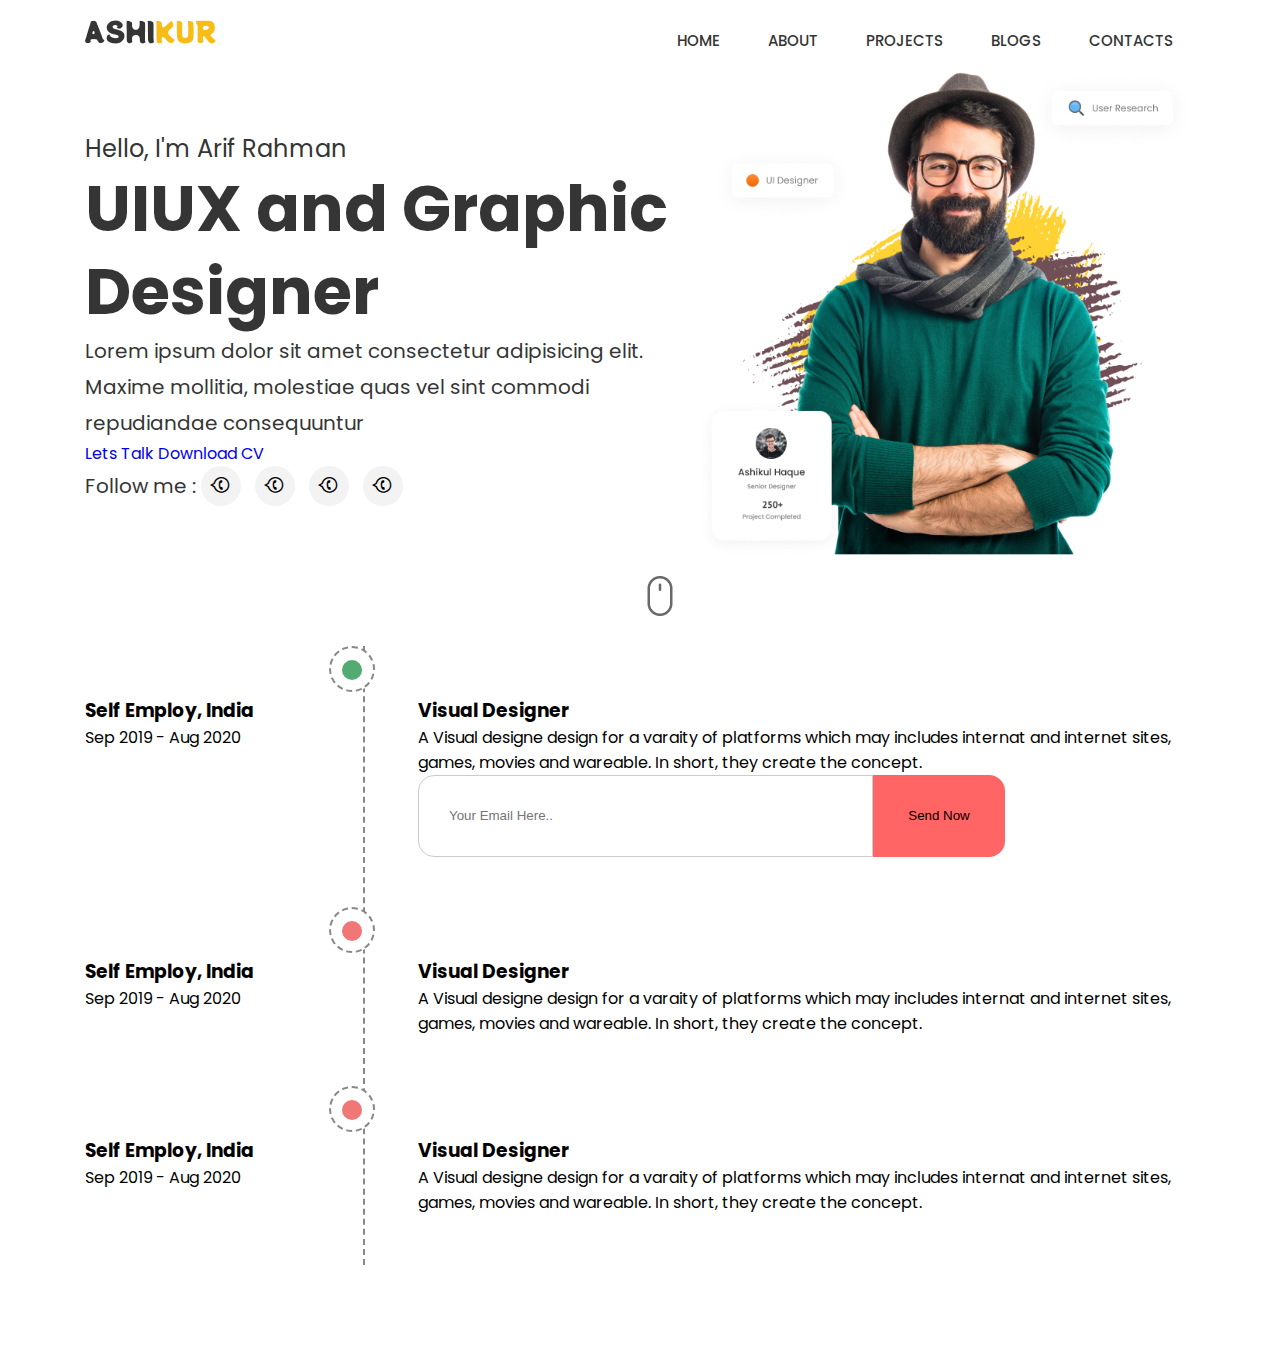
<file: index.html>
<!DOCTYPE html>
<html lang="en">
<head>
    <meta charset="UTF-8">
    <meta http-equiv="X-UA-Compatible" content="IE=edge">
    <meta name="viewport" content="width=device-width, initial-scale=1.0">
    <title>Portofolio Website </title>
    <link rel="stylesheet" href="./css/style.css">
</head>
<body>

    <!-- *HEADER STARTS HERE -->
    <header>
        <nav>
            <div class="container">

                <div class="row ">
                    <div class="logo ">
                        <a href="#"><img src="./img/logo.png" alt=""></a>
                    </div>
                    <div class="menu">

                        <ul>
                            <li><a href="#">HOME</a></li>
                            <li><a href="./about.html">About</a></li>
                            <li><a href="#">Projects</a></li>
                            <li><a href="#">Blogs</a></li>
                            <li><a href="#">Contacts</a></li>
                        </ul>


                    </div>
                </div>

            </div>
        </nav>
    </header>
    <!-- *HEADER ENDS HERE -->


    <!-- *BANNER STARTS HERE -->
    <section id="banner">
        <div class="container">
            <div class="row align-center">

                <div class="banner_cnt">
                    <h5>Hello, I'm Arif Rahman</h5>
                    <h2>UIUX and Graphic Designer</h2>
                    <p>Lorem ipsum dolor sit amet consectetur adipisicing elit. Maxime mollitia, molestiae quas vel sint commodi repudiandae
                    consequuntur</p>

                    <a href="#">Lets Talk</a>
                    <a href="#">Download CV</a>


                        <div class="row align-center">

                            <div class="followText">
                                <p>Follow me :</p>
                            </div>
                            <div class="followSocialLink">
                                <ul>
                                    <li><a href="#"><i class="bi bi-whatsapp"></i></a></li>
                                    <li><a href="#"><i class="bi bi-whatsapp"></i></a></li>
                                    <li><a href="#"><i class="bi bi-whatsapp"></i></a></li>
                                    <li><a href="#"><i class="bi bi-whatsapp"></i></a></li>
                                    
                                </ul>
                            </div>

                        </div>


                        <img src="./img/mouse.png" alt="" class="floatingImage">

                </div>
                <div class="banner_img">
                    <img src="./img/banner.png" alt="">
                </div>


            </div>
        </div>
    </section>
    <!-- *BANNER ENDS HERE -->

     <!-- TIMELINE SECTION -->
        <section id="timeline">
            <div class="container">

                <div class="contentArea">

                    <div class="row">
                        <div class="leftContent">
                            <h3>Self Employ, India</h3>
                            <p>Sep 2019 - Aug 2020</p>
                        </div>
                        <div class="rightContent">
                            <h3>Visual Designer</h3>
                            <p>A Visual designe design for a varaity of platforms which may includes internat and internet sites, games, movies and
                            wareable. In short, they create the concept.</p>
                                <!-- <p></p>
                                <div class="progressbar">
                                    <div class="progress" style="width: 85%;background-color: red;">
                                        <span>85%</span>
                                    </div>
                                </div>
                                <div class="progressbar">
                                    <div class="progress" style="width: 20%;background-color: lightblue;">
                                        <span>20%</span>
                                    </div>
                                </div> -->


                                <form action="">

                                    <div class="row">
                                        <input type="text" placeholder="Your Email Here..">
                                        <button>Send Now</button>
                                    </div>

                                </form>


                        </div>
                    </div>

                </div>
                <div class="contentArea">

                    <div class="row">
                        <div class="leftContent">
                            <h3>Self Employ, India</h3>
                            <p>Sep 2019 - Aug 2020</p>
                        </div>
                        <div class="rightContent">
                            <h3>Visual Designer</h3>
                            <p>A Visual designe design for a varaity of platforms which may includes internat and internet sites, games, movies and
                            wareable. In short, they create the concept.</p>
                        </div>
                    </div>

                </div>
                
                <div class="contentArea">

                    <div class="row">
                        <div class="leftContent">
                            <h3>Self Employ, India</h3>
                            <p>Sep 2019 - Aug 2020</p>
                        </div>
                        <div class="rightContent">
                            <h3>Visual Designer</h3>
                            <p>A Visual designe design for a varaity of platforms which may includes internat and internet sites, games, movies and
                            wareable. In short, they create the concept.</p>
                        </div>
                    </div>

                </div>
                


            </div>
        </section>
        <!-- TIMELINE SECTION ENDS -->


    
</body>
</html>
</file>
<file: css/style.css>
/** COMMON CSS  */
@import url("https://fonts.googleapis.com/css2?family=PT+Sans:wght@700&family=Poppins:wght@400;500;600&display=swap");
@import url("https://cdn.jsdelivr.net/npm/bootstrap-icons@1.10.5/font/bootstrap-icons.css");
* {
  padding: 0;
  margin: 0;
  box-sizing: border-box;
}

:root {
  --primaryFont: "Poppins", sans-serif;
  --secondaryFont: "PT Sans", sans-serif;
  --primaryColor: #ffcc00;
  --headingColor: #353535;
  --bgGradient: linear-gradient(95.13deg, #ffcc00 -21.46%, #fff5cb 112.13%);
}

ul,
ol {
  list-style: none;
}

a {
  text-decoration: none;
}

.container {
  width: 1110px;
  margin: auto;
}

.row {
  display: flex;
  flex-wrap: wrap;
}

body {
  font-family: var(--primaryFont);
}

.align-center {
  align-items: center;
}

/** COMMON CSS  */

/* * NAV STARTS HERE */
nav .logo {
  width: 30%;
}
nav .menu {
  width: 70%;
  text-align: right;
}

nav .menu ul li {
  display: inline-block;
}

nav .menu ul li a {
  padding: 26px 22px 15px 22px;
  display: block;

  font-weight: 500;
  font-size: 15px;
  line-height: 200%;
  color: var(--headingColor);
  position: relative;
  text-transform: uppercase;
}

nav .menu ul li a::after {
  content: "";
  position: absolute;
  width: 0%;
  height: 2px;
  bottom: 0;
  left: 0;
  background-color: var(--headingColor);
  transition: 0.35s;
}

nav .menu ul li:hover a::after {
  width: 100%;
}

nav .logo {
  align-self: center;
}

/* * NAV ENDS HERE */

/* * BANNER STARTS HERE */
#banner {
  position: relative;
}
#banner .banner_img {
  width: 45%;
}
#banner .banner_cnt {
  width: 55%;
}

.banner_cnt {
  color: var(--headingColor);
}
.banner_cnt h5 {
  font-weight: 400;
  font-size: 24px;
  line-height: 36px;
}

.banner_cnt h2 {
  font-weight: 700;
  font-size: 64px;
  line-height: 83px;
}

.banner_cnt p {
  font-weight: 400;
  font-size: 20px;
  line-height: 180%;
}

.banner_img img {
  width: 100%;
}

.followSocialLink ul li {
  display: inline-block;
  margin: 0 5px;
}

.followSocialLink ul li a {
  width: 40px;
  height: 40px;
  background-color: #f4f3f3;
  display: block;
  color: #000;
  line-height: 40px;
  text-align: center;
  border-radius: 50%;
  transform: rotate(45deg);
}

.floatingImage {
  position: absolute;
  left: 50%;
  bottom: -50px;
}

/* * BANNER STARTS HERE */

#timeline {
  margin: 80px 0;
  position: relative;
}

#timeline::after {
  content: "";
  position: absolute;
  width: 5px;
  height: 100%;
  border-right: 2px dashed #888;
  top: 0;
  left: 28%;
}

.contentArea {
  padding: 50px 0;
}
.leftContent {
  width: 30%;
}
.rightContent {
  width: 70%;
  position: relative;
}

.rightContent::after {
  content: "";
  width: 42px;
  height: 42px;
  border-radius: 50%;
  background-color: #fff;
  position: absolute;
  top: -50px;
  left: -89px;
  z-index: 99;
  border: 2px dashed #888;
}

.rightContent::before {
  content: "";
  position: absolute;
  top: -36px;
  left: -76px;
  width: 20px;
  height: 20px;
  background-color: #52ab70;
  border-radius: 50%;
  z-index: 100;
}

.contentArea:nth-child(2) .rightContent::before {
  background-color: #f17676;
}
.contentArea:nth-child(3) .rightContent::before {
  background-color: #f17676;
}

.progressbar {
  width: 380px;
  height: 6px;
  margin-top: 30px;
  border-radius: 50px;
  background-color: #d9d9d9;
}

.progress {
  position: relative;

  height: 100%;
  border-radius: 50px;
  text-align: right;
}

.progress span {
  right: 0;
  top: -25px;
  position: absolute;
}

.contentArea form input {
  width: 455px;
  height: 82px;
  background-color: #fff;
  border-radius: 16px 0 0 16px;
  border: none;
  border: 1px solid #ccc;
  padding: 0 30px;
}

.contentArea form button {
  width: 132px;
  background-color: #ff6565;
  border-radius: 0 16px 16px 0;
  border: none;
}
</file>
